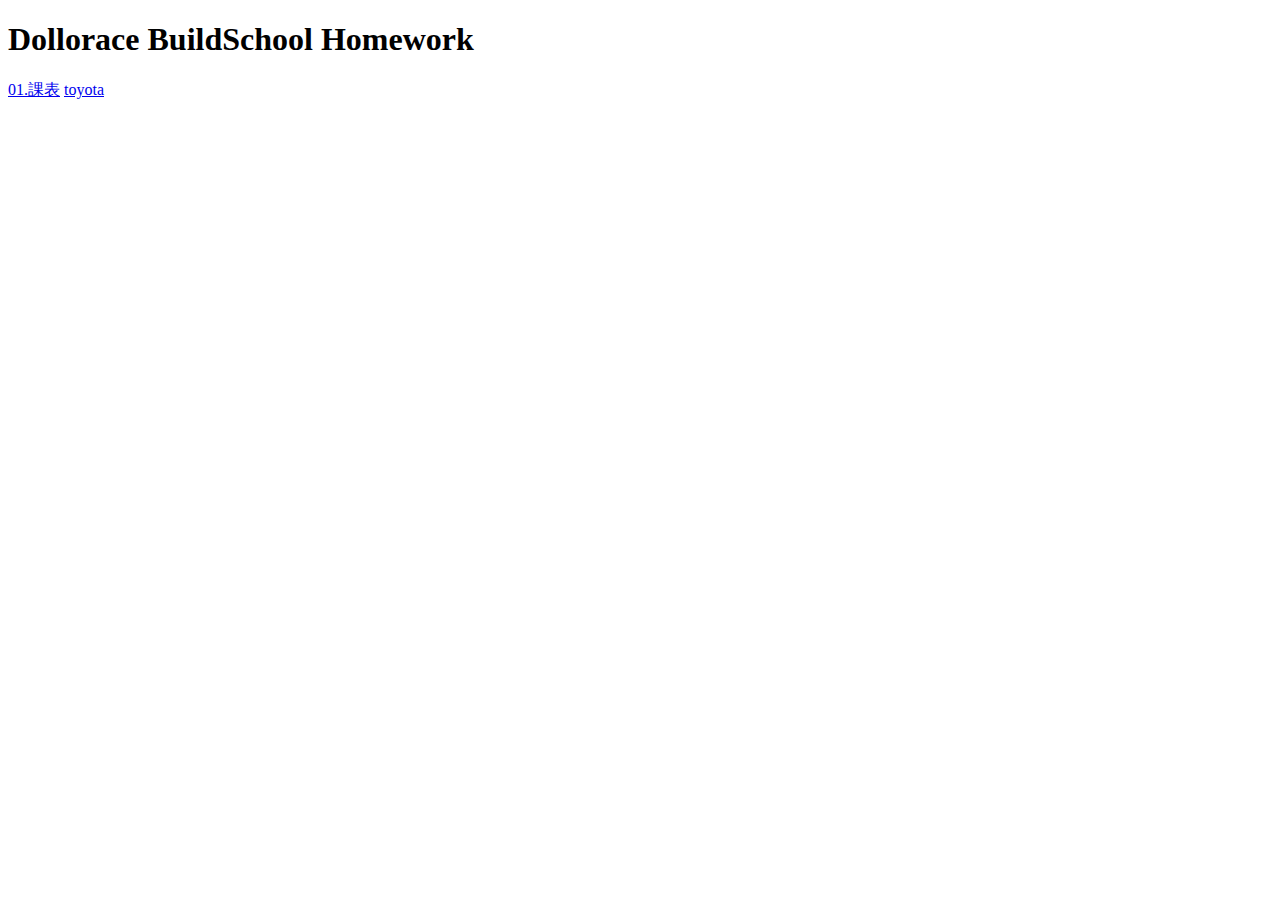
<file: index.html>
<!DOCTYPE html>
<html lang="en">
<head>
    <meta charset="UTF-8">
    <meta http-equiv="X-UA-Compatible" content="IE=edge">
    <meta name="viewport" content="width=device-width, initial-scale=1.0">
    <title>Document</title>
</head>
<body>
    <h1>Dollorace BuildSchool Homework</h1>
    <a href="/classtable.html">01.課表</a>
    <a href="/toyota/toyota.html">toyota</a>
</body>
</html>
</file>
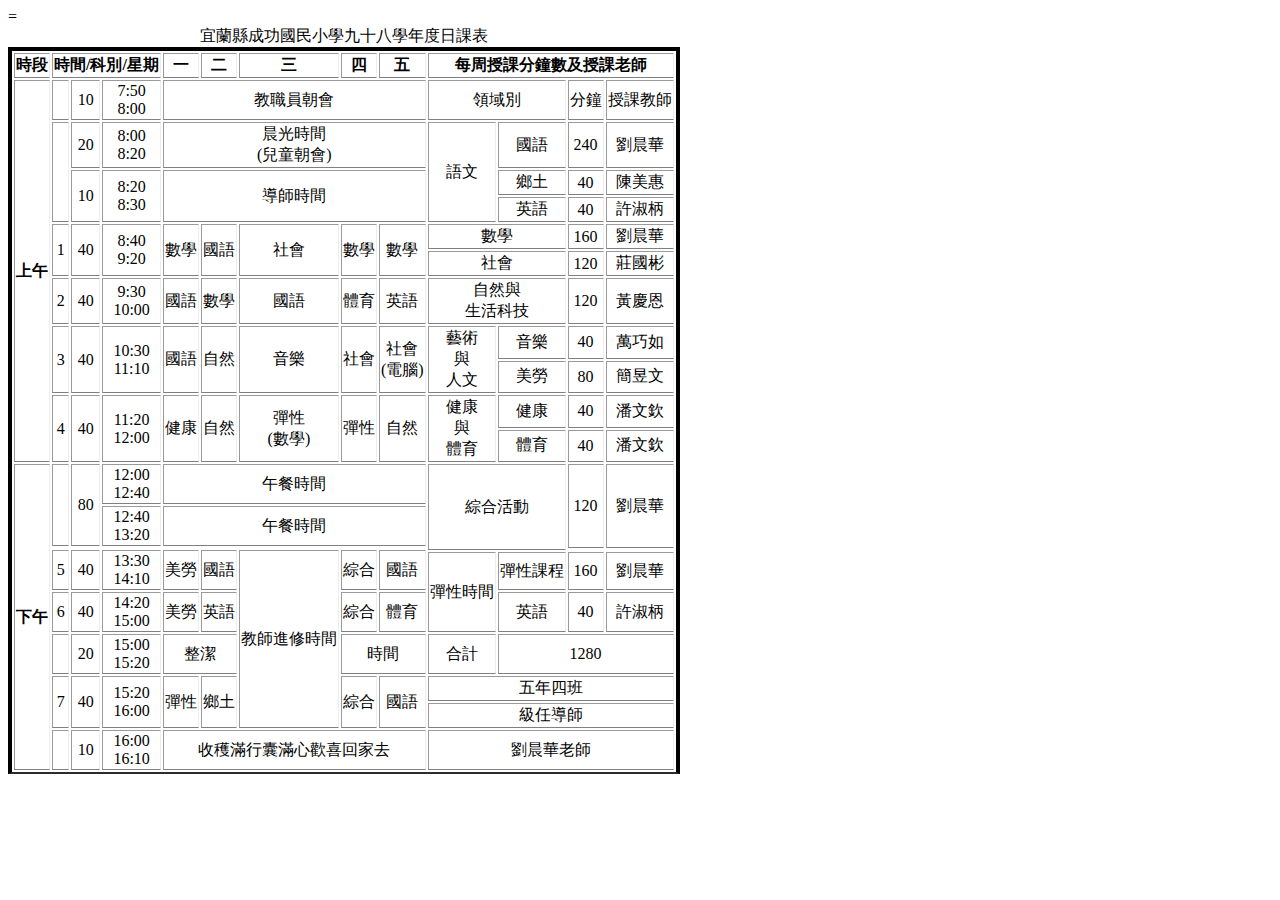
<file: classtable.html>
<!DOCTYPE html>
<html lang="en">
<head>
    <meta charset="UTF-8">
    <meta http-equiv="X-UA-Compatible" content="IE=edge">
    <meta name="viewport" content="width=device-width, initial-scale=1.0">
    <title>Document</title>
</head>
<body>
    <table   border="2"  style="text-align: center; border-top: 4px solid; border-left: 4px solid; border-right: 4px solid;">
        <caption>宜蘭縣成功國民小學九十八學年度日課表</caption>
        <thead>
           <tr>
               <th >時段</th>
               <th colspan="3">時間/科別/星期</th>=
               <th>一</th>
               <th>二</th>
               <th>三</th>
               <th>四</th>
               <th>五</th>
               <th colspan="4">每周授課分鐘數及授課老師</th>
           </tr>
        </thead>
        <tbody>
            <tr>
                <th rowspan="11">上午</th>
                <td></td>
                <td>10</td>
                <td>7:50 <br> 8:00</td>
                <td colspan="5">教職員朝會</td>
                <td colspan="2">領域別</td>
                <td>分鐘</td>
                <td>授課教師</td>
            </tr>
            <tr>
                <td rowspan="3"></td>
                <td>20</td>
                <td>8:00 <br> 8:20</td>
                <td colspan="5">晨光時間 <br> (兒童朝會)</td>
                <td rowspan="3">語文</td>
                <td>國語</td>
                <td>240</td>
                <td>劉晨華</td>
            </tr>
            <tr>
                <td rowspan="2">10</td>
                <td rowspan="2">8:20 <br> 8:30</td>
                <td rowspan="2" colspan="5">導師時間</td>
                <td>鄉土</td>
                <td>40</td>
                <td>陳美惠</td>
            </tr>
            <tr>
                <td>英語</td>
                <td>40</td>
                <td>許淑柄</td>
            </tr>
            <tr>
                <td rowspan="2">1</td>
                <td rowspan="2">40</td>
                <td rowspan="2">8:40 <br> 9:20</td>
                <td rowspan="2">數學</td>
                <td rowspan="2">國語</td>
                <td rowspan="2">社會</td>
                <td rowspan="2">數學</td>
                <td rowspan="2">數學</td>
                <td colspan="2">數學</td>
                <td>160</td>
                <td>劉晨華</td>
            </tr>
            <tr>
                <td colspan="2">社會</td>
                <td>120</td>
                <td>莊國彬</td>
            </tr>
            <tr>
                <td>2</td>
                <td>40</td>
                <td>9:30 <br> 10:00</td>
                <td>國語</td>
                <td>數學</td>
                <td>國語</td>
                <td>體育</td>
                <td>英語</td>
                <td colspan="2">自然與 <br> 生活科技</td>
                <td>120</td>
                <td>黃慶恩</td>
            </tr>
            <tr>
                <td rowspan="2">3</td>
                <td rowspan="2">40</td>
                <td rowspan="2">10:30 <br>11:10</td>
                <td rowspan="2">國語</td>
                <td rowspan="2">自然</td>
                <td rowspan="2">音樂</td>
                <td rowspan="2">社會</td>
                <td rowspan="2">社會<br>(電腦)</td>
                <td rowspan="2">藝術 <br> 與 <br> 人文</td>
                <td>音樂</td>
                <td>40</td>
                <td>萬巧如</td>
            </tr>
            <tr>
                <td>美勞</td>
                <td>80</td>
                <td>簡昱文</td>
            </tr>
            <tr>
                <td rowspan="2">4</td>
                <td rowspan="2">40</td>
                <td rowspan="2">11:20 <br>12:00</td>
                <td rowspan="2">健康</td>
                <td rowspan="2">自然</td>
                <td rowspan="2">彈性 <br>(數學)</td>
                <td rowspan="2">彈性</td>
                <td rowspan="2">自然</td>
                <td rowspan="2">健康 <br> 與 <br> 體育</td>
                <td>健康</td>
                <td>40</td>
                <td>潘文欽</td>
            </tr>
            <tr>
                <td>體育</td>
                <td>40</td>
                <td>潘文欽</td>
            </tr>
        </tbody>
        <tfoot>
            <tr>
                <th rowspan="10">下午</th>
                <td rowspan="2"></td>
                <td rowspan="2">80</td>
                <td>12:00 <br> 12:40</td>
                <td colspan="5">午餐時間</td>
                <td rowspan="4" colspan="2">綜合活動</td>
                <td rowspan="3">120</td>
                <td rowspan="3">劉晨華</td>
            </tr>
            <tr>
                <td>12:40 <br> 13:20</td>
                <td colspan="5">午餐時間</td>
            </tr>
            <tr></tr>
            <tr>
                <td rowspan="2">5</td>
                <td rowspan="2">40</td>
                <td rowspan="2">13:30 <br> 14:10</td>
                <td rowspan="2">美勞</td>
                <td rowspan="2">國語</td>
                <td rowspan="6">教師進修時間</td>
                <td rowspan="2">綜合</td>
                <td rowspan="2">國語</td>
            </tr>
            <tr>
                <td rowspan="2">彈性時間</td>
                <td>彈性課程</td>
                <td>160</td>
                <td>劉晨華</td>
            </tr>
            <tr>
                <td>6</td>
                <td>40</td>
                <td>14:20 <br> 15:00</td>
                <td>美勞</td>
                <td>英語</td>
                <td>綜合</td>
                <td>體育</td>
                <td>英語</td>
                <td>40</td>
                <td>許淑柄</td>
            </tr>
           
            <tr>
                <td></td>
                <td>20</td>
                <td>15:00 <br> 15:20</td>
                <td colspan="2">整潔</td>
                <td colspan="2">時間</td>
                <td>合計</td>
                <td colspan="3">1280</td>
            </tr>
            <tr>
                <td rowspan="2">7</td>
                <td rowspan="2">40</td>
                <td rowspan="2">15:20 <br> 16:00</td>
                <td rowspan="2">彈性</td>
                <td rowspan="2">鄉土</td>
                <td rowspan="2">綜合</td>
                <td rowspan="2">國語</td>
                <td colspan="4">五年四班</td>
            </tr>
            <tr>
                <td colspan="4">級任導師</td>
            </tr>
            <tr>
                <td></td>
                <td>10</td>
                <td>16:00 <br> 16:10</td>
                <td colspan="5">收穫滿行囊滿心歡喜回家去</td>
                <td colspan="4">劉晨華老師</td>
            </tr>
        </tfoot>
    
    </table>
   
</body>
</html>
</file>
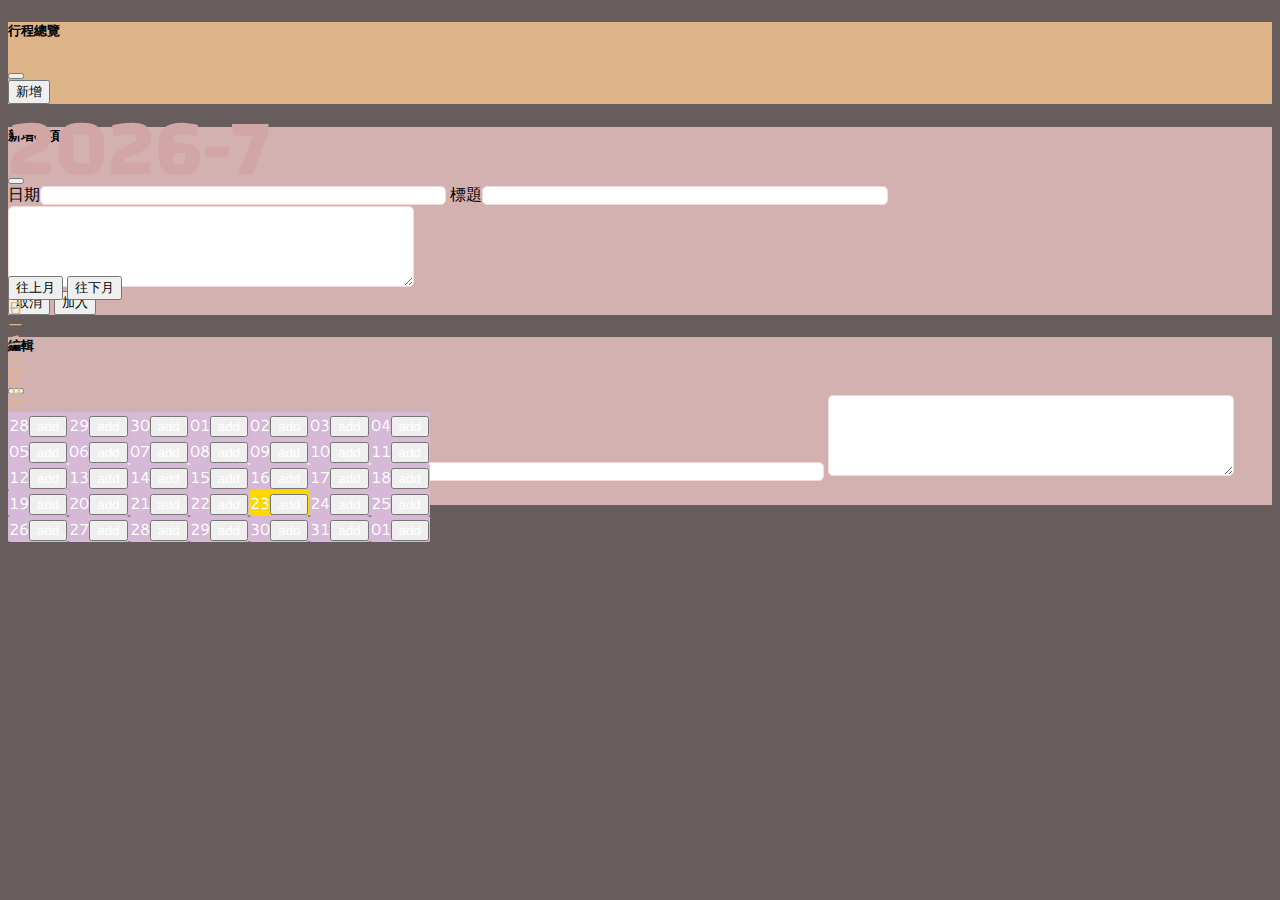
<file: Date.html>
<!DOCTYPE html>
<html lang="en">

<head>
    <meta charset="UTF-8">
    <meta http-equiv="X-UA-Compatible" content="IE=edge">
    <meta name="viewport" content="width=device-width, initial-scale=1.0">
    <title>Date</title>

    
    <link href="https://fonts.googleapis.com/css2?family=Cantarell&family=Changa:wght@200&family=Island+Moments&family=Permanent+Marker&family=ZCOOL+KuaiLe&display=swap" rel="stylesheet">
    <link href="https://cdn.jsdelivr.net/npm/bootstrap@5.1.3/dist/css/bootstrap.min.css" rel="stylesheet"
        integrity="sha384-1BmE4kWBq78iYhFldvKuhfTAU6auU8tT94WrHftjDbrCEXSU1oBoqyl2QvZ6jIW3" crossorigin="anonymous">
    <link rel="stylesheet" href="https://use.fontawesome.com/releases/v5.15.4/css/all.css"
        integrity="sha384-DyZ88mC6Up2uqS4h/KRgHuoeGwBcD4Ng9SiP4dIRy0EXTlnuz47vAwmeGwVChigm" crossorigin="anonymous">
    
    <style>
        body{
            background-color: #675d5d;
        }

        .container {
            max-width: 1200px;
        }

        .date-col {
            position: absolute;
        }

        h1{
            font-family: 'Changa', sans-serif;
            font-size: 80px;
            color: #d3a6a6;
        }

        .week{
            font-family: 'ZCOOL KuaiLe', cursive;
            color: rgb(220, 180, 135);
        }
        
        .td {
            border-radius: 5%;
            background-color: #d6b8d7;
            color: rgb(255, 255, 255);
            font-family: 'Cantarell', sans-serif;
        }

        .overview-modal-content{
            background-color:  rgb(220, 180, 135);

        }

        
        li {
            color: #463f3a;
            font-weight: 700;
            cursor: pointer;
        }

        .add-modal-content{
            background-color: #d4b1b1;
        }


        
        input,
        textarea {
            width: 400px;
            border-radius: 5px;
            resize: vertical;
            border: solid 1px rgb(244, 218, 218);
        }

        
        i::before {
            color: #463f3a;
        }


        .edit-modal-content{
            background-color: #d4b1b1;
        }


        #itembtn {
            color: #ffffff;
            font-weight: 500;
        }

    </style>
</head>

<body>
    <div class="container">
        <div class="row position-relative">
            <div class="col date-col">
                <div class="row">
                    <div class="col-12">
                        <h1 class="title fw-bold text-center">year-month</h1>
                    </div>
                </div>
                <div class="row me-5">
                    <div class="col-12 d-flex justify-content-end">
                        <button type="button" class="mx-1 btn-sm btn-secondary" onclick="lastMonth()">往上月</button>
                        <button type="button" class="mx-1 btn-sm btn-secondary" onclick="nextMonth()">往下月</button>
                    </div>
                </div>
                <div class="row">
                    <div class="col-12">
                        <div class="row">
                            <div class="col-12 d-flex justify-content-around">
                                <div class="week fw-bold fs-2 text-center">日</div>
                                <div class="week fw-bold fs-2 text-center">一</div>
                                <div class="week fw-bold fs-2 text-center">二</div>
                                <div class="week fw-bold fs-2 text-center">三</div>
                                <div class="week fw-bold fs-2 text-center">四</div>
                                <div class="week fw-bold fs-2 text-center">五</div>
                                <div class="week fw-bold fs-2 text-center">六</div>
                            </div>
                        </div>
                        <div class="row tbody-row">
                            <!-- 動態生成tbody內物件 -->
                            <!-- <div class="col-12 tr d-flex justify-content-evenly weektr">
                                <div class="td fs-5 ">01</div>
                                <div class="td fs-5 ">02</div>
                                <div class="td fs-5 ">03</div>
                                <div class="td fs-5 ">04</div>
                                <div class="td fs-5 ">05</div>
                                <div class="td fs-5 ">06</div>
                                <div class="td fs-5 ">07</div>
                            </div>
                            <div class="col-12 tr d-flex
                            justify-content-evenly">
                                <div class="td fs-5 ">11</div>
                                <div class="td fs-5 ">21</div>
                                <div class="td fs-5 ">31</div>
                                <div class="td fs-5 ">41</div>
                                <div class="td fs-5 ">51</div>
                                <div class="td fs-5 ">61</div>
                                <div class="td fs-5 ">71</div>
                            </div> -->
                        </div>
                    </div>
                </div>
            </div>
        </div>
    </div>

     <!-- Modal -->
     <div id="overview-modal" class="modal fade" tabindex="-1">
        <div class="modal-dialog modal-dialog-centered ">
            <div class="modal-content overview-modal-content">
                <div class="modal-header">
                    <p id="overviewdate" class="mt-3"></p>
                    <h5 class="modal-title">行程總覽</h5>
                    <button type="button" class="btn-close" data-bs-dismiss="modal" aria-label="Close"></button>
                </div>
                <div class="modal-body overviewdiv">
                    <!-- <div class="overviewdiv"></div> -->
                </div>
                <div class="modal-footer">
                    <button type="button" class="btn overviewbtn">新增<i class="ms-1 fas fa-plus"></i></button>
                </div>
            </div>
        </div>
    </div>

    <!-- 新增Modal -->
    <div id="add-modal" class="modal fade" tabindex="-1">
        <div class="modal-dialog modal-dialog-centered">
            <div class="modal-content add-modal-content">
                <div class="modal-header">
                    <h5 class="modal-title">新增事項</h5>
                    <button type="button" class="btn-close" data-bs-dismiss="modal" aria-label="Close"></button>
                </div>
                <div class="modal-body d-flex flex-column align-items-center">
                    日期<input id="add-date" type="text" class="mb-2">
                    標題<input id="add-title" type="text" class="mb-2">
                    <textarea name="add" id="add-txt" cols="40" rows="5"></textarea>
                </div>
                <div class="modal-footer justify-content-around">
                    <button type="button" class="btn" data-bs-dismiss="modal">取消<i class="ms-1 fas fa-times"></i></button>
                    <button type="button" class="btn" onclick="addTodoItem()">加入<i class="ms-1 fas fa-check"></i></button>
                </div>
            </div>
        </div>
    </div>
    <!-- 編輯Modal -->
    <div id="edit-modal" class="modal fade" tabindex="-1">
        <div class="modal-dialog modal-dialog-centered">
            <div class="modal-content edit-modal-content">
                <div class="modal-header">
                    <h5 class="modal-title">編輯</h5>
                    <button type="button" class="btn-close" data-bs-dismiss="modal" aria-label="Close"></button>
                </div>
                <div class="modal-body d-flex flex-column align-items-center">
                    <input id="edit-date" type="text"  class="mb-2">
                    <input id="edit-title" type="text"  class="mb-2">
                    <textarea name="edit" id="edit-txt" cols="40" rows="5"></textarea>
                </div>
                <div class="modal-footer justify-content-around">
                    <button type="button" class="btn" data-bs-dismiss="modal" onclick="deleteTodoItem()">
                        刪除
                        <i class="fas fa-trash-alt"></i>
                    </button>

                    <button type="button" class="btn" onclick="editTodoItem()">
                        確定<i class="fas fa-check"></i>
                    </button>
                </div>
            </div>
        </div>
    </div>
   



    <script src="https://cdn.jsdelivr.net/npm/@popperjs/core@2.10.2/dist/umd/popper.min.js"
        integrity="sha384-7+zCNj/IqJ95wo16oMtfsKbZ9ccEh31eOz1HGyDuCQ6wgnyJNSYdrPa03rtR1zdB"
        crossorigin="anonymous"></script>
    <script src="https://cdn.jsdelivr.net/npm/bootstrap@5.1.3/dist/js/bootstrap.min.js"
        integrity="sha384-QJHtvGhmr9XOIpI6YVutG+2QOK9T+ZnN4kzFN1RtK3zEFEIsxhlmWl5/YESvpZ13"
        crossorigin="anonymous"></script>
    <script>

        //點開畫面顯示今天
        const today = new Date()
        //today的年月日
        let year = today.getFullYear()
        let month = today.getMonth()
        let date = today.getDate()

        //抓編輯事件的索引
        let currentTodoIndex

        
        const tbody = document.querySelector('.tbody-row')
        const title = document.querySelector('h1')
        const arrowBtn = document.getElementById('')

        const addModal = document.getElementById('add-modal')
        const addDate = document.getElementById('add-date')
        const addTitle = document.getElementById('add-title')
        const addTxt = document.getElementById('add-txt')

        const editModal = document.getElementById('edit-modal')
        const editDate = document.getElementById('edit-date')
        const editTitle = document.getElementById('edit-title')
        const editTxt = document.getElementById('edit-txt')

        //總覽的modal
        const overviewModal = document.getElementById('overview-modal')
        const overviewDiv = document.querySelector('.overviewdiv')
        const overviewBtn = document.querySelector('.overviewbtn')
        const overviewDate = document.getElementById('overviewdate')
        overviewDate.classList.add('me-2')

        
        window.onload = function () {
            init()
        }
        
        function init() {
            tbody.innerHTML = ''
            title.innerText = `${year}-${month + 1}`
            
            let day = 1
            //tr星期，td日期

            //1號是禮拜幾
            let firstDay = new Date(year, month, 1).getDay()

            //這個月有幾天=下個月的第0天
            let lastDay = new Date(year, month + 1, 0).getDate()

            //上個月最後一天
            let dayOfLastMonth = new Date(year, month, 0).getDate()

            //下月第一天
            let dayOfNextMonth = 1

            let weeks = Math.ceil((firstDay + lastDay) / 7)
            //console.log(weeks);
            for (let week = 0; week < weeks; week++) {

                //生成tr
                let tr = document.createElement('tr')
                tr.classList.add('col-12', 'tr', 'd-flex', 'justify-content-evenly')
                for (let col = 0; col < 7; col++) {
                    let td = document.createElement('td')
                    let itemButton = document.createElement('button')
                    itemButton.innerText = 'add'
                    itemButton.classList.add('class', 'btn')
                    itemButton.setAttribute('id', 'itembtn')
                    td.classList.add('td', 'fs-4', 'inline-block','m-2','p-3','py-5')

                    if (week == 0 && col < firstDay) {
                        //上個月
                        td.innerText = (dayOfLastMonth - firstDay + 1).toString().padStart(2, '0')
                        dayOfLastMonth++
                        td.classList.add('opacity-25')
                        td.append(itemButton)
                    }
                    else {
                        if (day <= lastDay) {
                            //這個月
                            let testDay = day.toString().padStart(2, '0');
                            td.innerText = day.toString().padStart(2, '0');
                            const localData = JSON.parse(localStorage.getItem(`${year}-${month + 1}-${td.childNodes[0].data}`));

                            if(day == today.getDate() && month == today.getMonth() && year == today.getFullYear()){
                                td.setAttribute('style','background-color: gold;')                                
                            }
                            
                            if(localData && localData.length > 0){
                                td.setAttribute('style','background-color: hotpink;')
                                itemButton.innerText = 'see'
                            }                                                       


                            //渲染畫面
                            //點itemButton時，裡面沒有東西也可以點進去
                            itemButton.onclick = function () {

                                //清空
                                overviewDiv.innerHTML = ''
                                bootstrap.Modal.getOrCreateInstance(overviewModal).show()

                                overviewDate.innerText = `${year}-${month + 1}-${td.childNodes[0].data}`
                                //overview modal
                                overviewDiv.onclick = function () {
                                    addTitle.value = ''
                                    addTxt.value = ''
                                    //產生
                                    bootstrap.Modal.getOrCreateInstance(addModal).show()
                                    addDate.value = overviewDate.innerText
                                    console.log(addDate.value);
                                    //隱藏
                                    bootstrap.Modal.getOrCreateInstance(overviewModal).hide()
                                }
                                

                                overviewBtn.onclick = function () {
                                    //新增
                                    addTitle.value = ''
                                    addTxt.value = ''
                                    bootstrap.Modal.getOrCreateInstance(addModal).show()
                                    addDate.value = overviewDate.innerText
                                    bootstrap.Modal.getOrCreateInstance(overviewModal).hide()
                                }

                                //如果是空的就新增事項
                                if (localStorage.getItem(`${year}-${month + 1}-${td.childNodes[0].data}`) != null) {
                                    
                                    let ul = document.createElement('ul')
                                    //localStorage找日期
                                    //td.childNodes[0].data   ((((is日期
                                    let todoList = JSON.parse(localStorage.getItem(`${year}-${month + 1}-${td.childNodes[0].data}`))
                                    //所有代辦事項迭代
                                    todoList.forEach((item, index) => {
                                        let li = document.createElement('li')
                                        li.innerText = `${index + 1}. ${item.title}`
                                                                                
                                        //點li進去編輯
                                        li.onclick = function (event) {
                                            bootstrap.Modal.getOrCreateInstance(overviewModal).hide()
                                            bootstrap.Modal.getOrCreateInstance(editModal).show()

                                            currentTodoIndex = index
                                            editDate.value = `${year}-${month + 1}-${td.childNodes[0].data}`
                                            // console.log(td.childNodes);
                                            editTitle.value = item.title
                                            editTxt.value = item.txt
                                            //避免冒泡
                                            event.stopPropagation()
                                        }
                                        ul.append(li)
                                    })
                                    overviewDiv.append(ul)
                                }
                                //事項空的時候也可以新增，要可以按
                                else {
                                    overviewDiv.onclick = function () {
                                        bootstrap.Modal.getOrCreateInstance(addModal).show()
                                        addDate.value = overviewDate.innerText
                                        bootstrap.Modal.getOrCreateInstance(overviewModal).hide()
                                    }
                                    overviewBtn.onclick = function () {
                                        bootstrap.Modal.getOrCreateInstance(addModal).show()
                                        addDate.value = overviewDate.innerText
                                        bootstrap.Modal.getOrCreateInstance(overviewModal).hide()
                                    }
                                }
                            }

                        } else {
                            //下個月
                            td.innerText = dayOfNextMonth.toString().padStart(2, '0')
                            dayOfNextMonth++
                            td.classList.add('opacity-25')
                        }
                        day++
                        td.append(itemButton)
                    }
                    tr.appendChild(td)
                }
                tbody.appendChild(tr)
            }
        }
        //上個月
        function lastMonth() {
            month--
            if (month == -1) {
                month = 11
                year--
            }
            init()

        }
        //下個月
        function nextMonth() {
            month++
            if (month == 12) {
                month = 0
                year++
            }
            init()
        }
        //新增
        function addTodoItem() {
            let date = addDate.value
            let todoItem = addTitle.value
            let todoTex = addTxt.value

            //資料結構
            let todoObj = {
                title: todoItem,
                txt: todoTex
            }
            let todoList = []
            if (localStorage.getItem(date) == null) {
                //那天沒行程，加行程
                todoList.push(todoObj)
            }
            else {
                //那天有行程
                //localstorage.getItem(date)得到資料轉成Json
                todoList = JSON.parse(localStorage.getItem(date))
                todoList.push(todoObj)
            }
            //存回localstorage
            localStorage.setItem(date, JSON.stringify(todoList))

            bootstrap.Modal.getOrCreateInstance(addModal).hide()
            init()
        }
        //修改行程
        function editTodoItem() {
            let date = editDate.value
            let todoItem = editTitle.value
            let todoTxt = editTxt.value
            let todoList = JSON.parse(localStorage.getItem(date))
            todoList[currentTodoIndex] = {
                title: todoItem,
                txt: todoTxt
            }
            localStorage.setItem(date, JSON.stringify(todoList))

            bootstrap.Modal.getOrCreateInstance(editModal).hide()
            init()
        }
        //刪除行程
        function deleteTodoItem() {
            let date = editDate.value
            let todoList = JSON.parse(localStorage.getItem(date))
            todoList.splice(currentTodoIndex, 1)

            localStorage.setItem(date, JSON.stringify(todoList))

            bootstrap.Modal.getOrCreateInstance(addModal).hide()
            init()
        }

    </script>

</body>

</html>
</file>
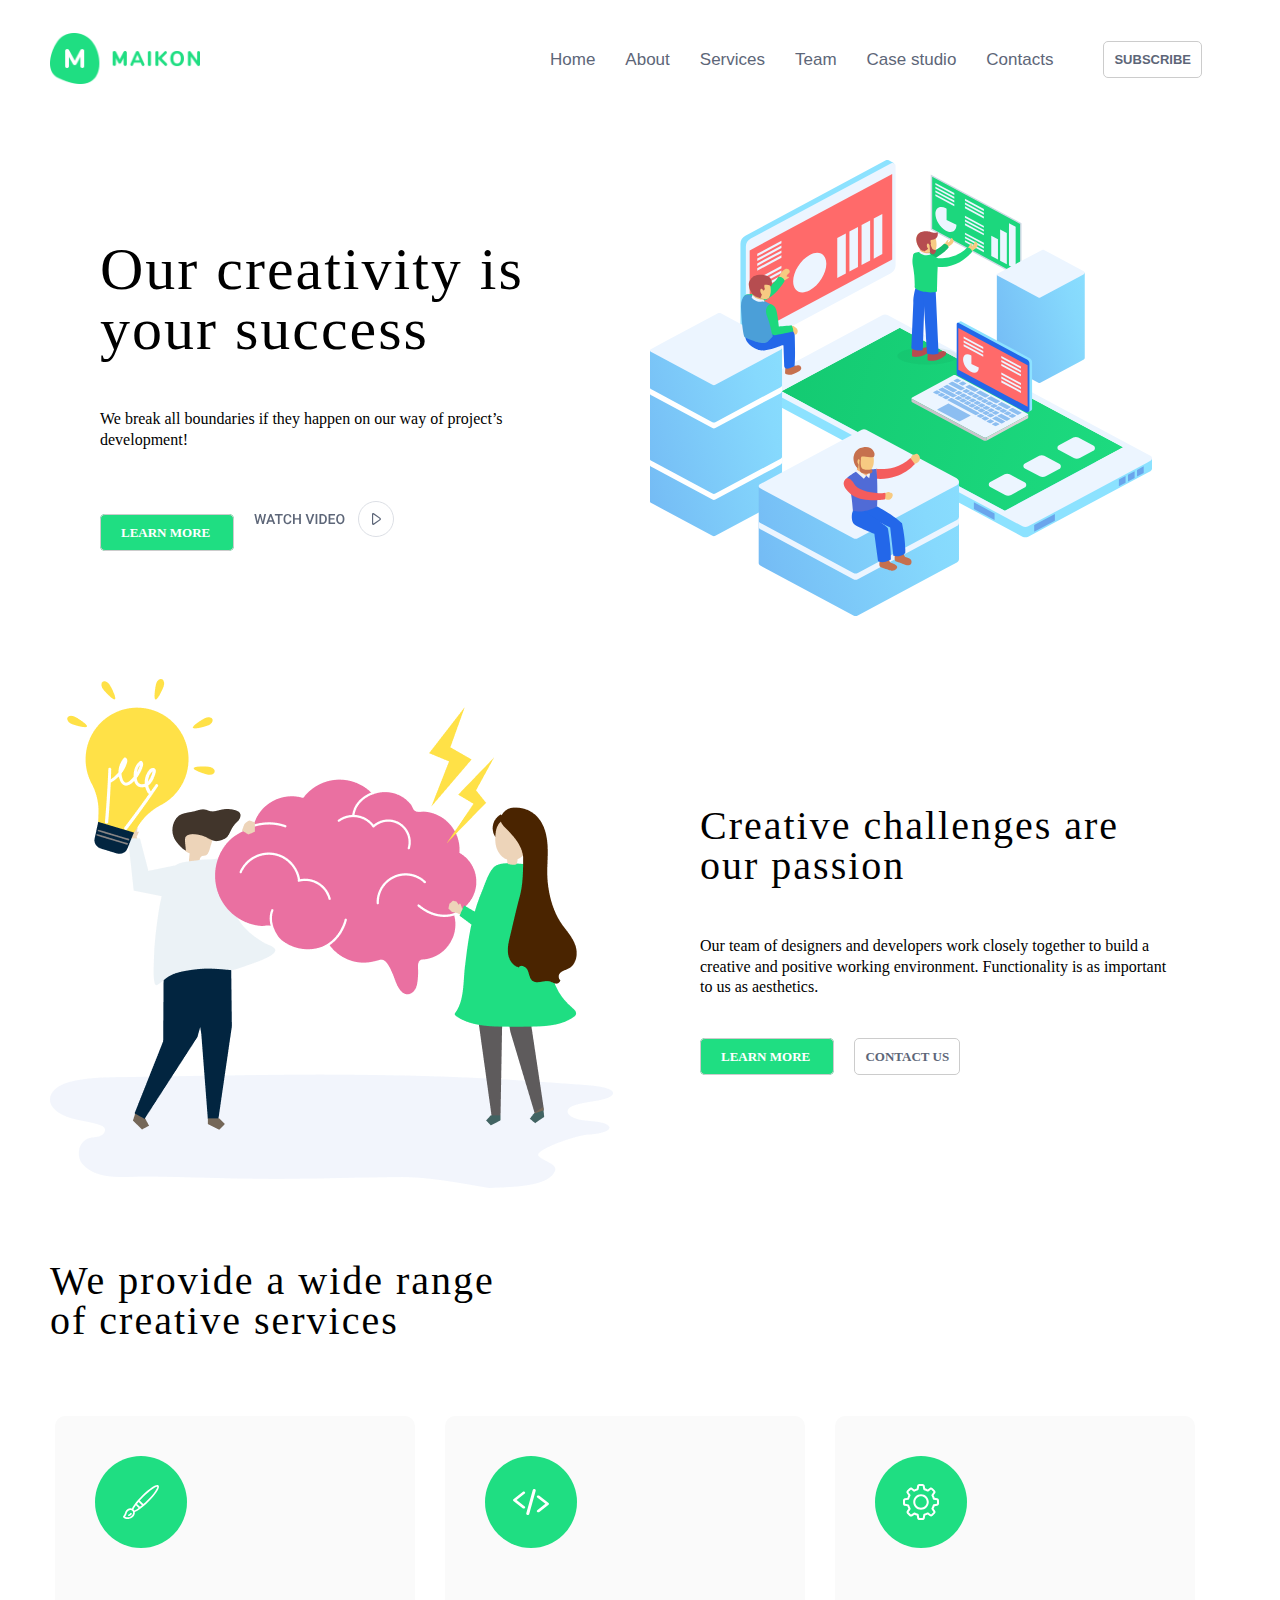
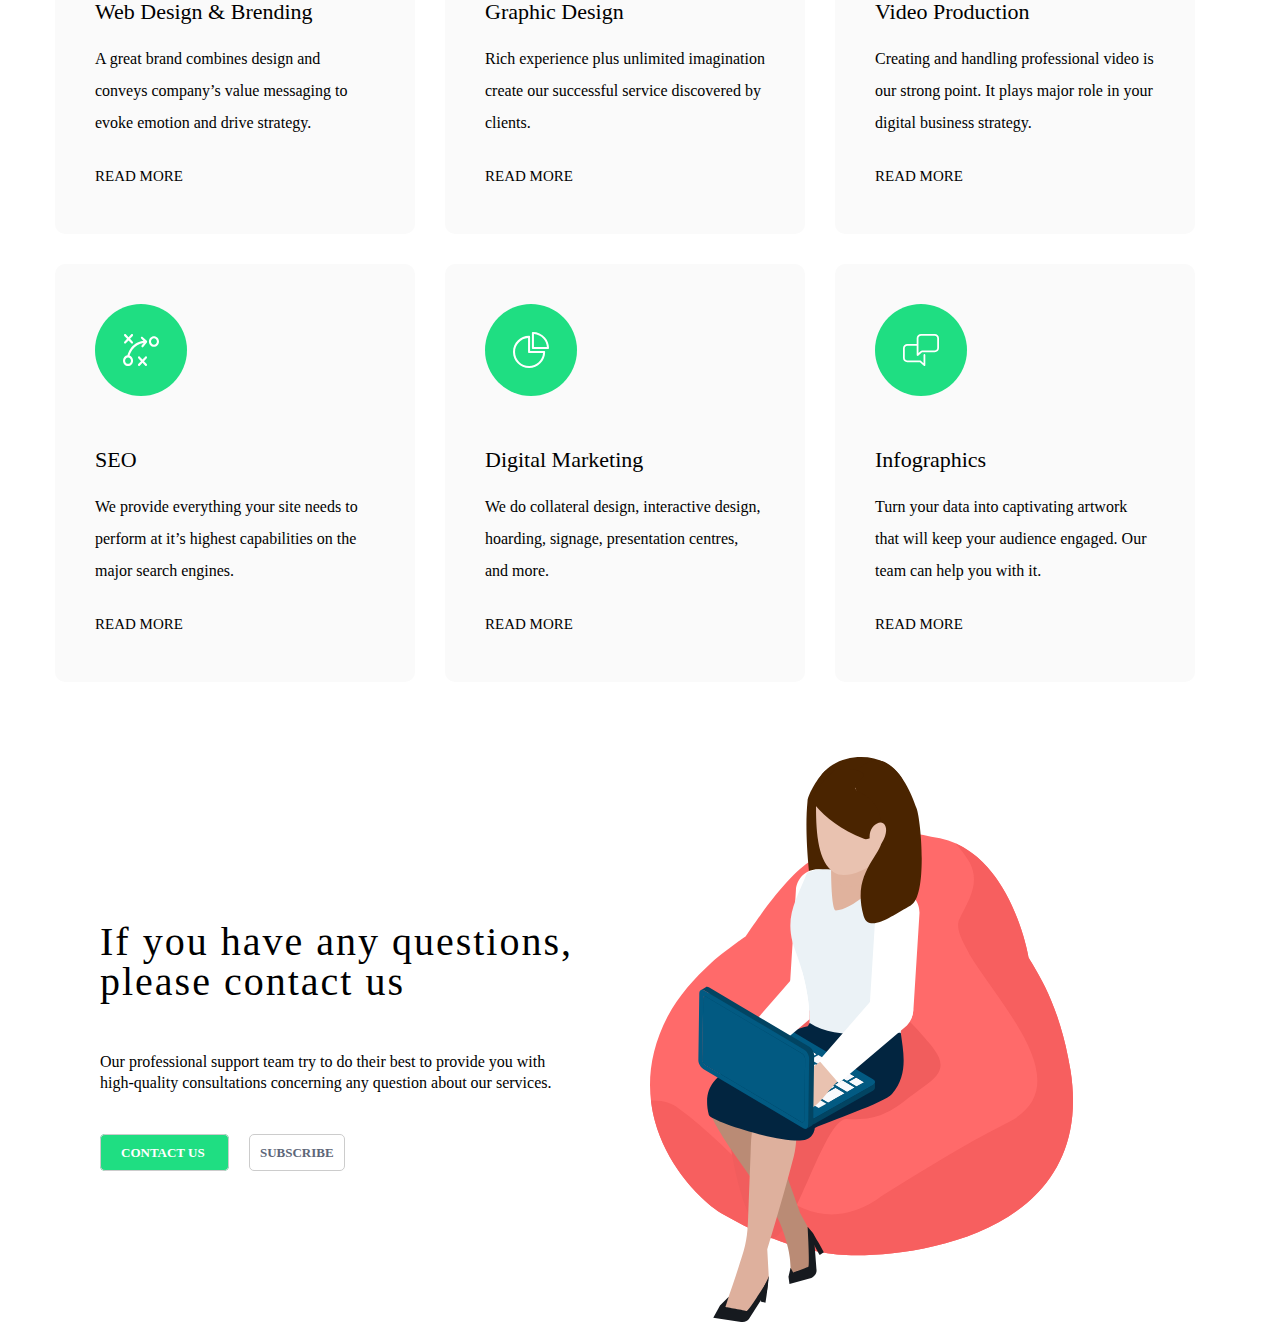
<file: Maikon/Maikon.html>
<!DOCTYPE html>
<html lang="en">
<head>
    <meta charset="UTF-8">
    <meta http-equiv="X-UA-Compatible" content="IE=edge">
    <meta name="viewport" content="width=device-width, initial-scale=1.0">
    <title>Document</title>
    <link rel="stylesheet" href="reset.css">
    <link rel="stylesheet" href="style.css">
    <link rel="stylesheet" href="grid.css">
</head>
<body>
    <header class="header">
        <div class="container">
            <div class="row row-cols-1 row-cols-md-2">
                <div class="col-5">
                    <div class="logo-pic">
                        <h1>
                            <a href="https://ld-wp73.template-help.com/monstroid2/skins/maikon/">
                                <img src="/Maikon/pic-maikon/logo-retina.png" alt="Maikon">
                            </a>
                        </h1>
                    </div>
                </div>
                <div class="col-6">
                    <nav class="nav">
                        <ul>
                            <li>
                                <a href="#">
                                    Home
                                </a>
                            </li>
                            <li>
                                <a href="#">
                                    About
                                </a>
                            </li>
                            <li>
                                <a href="#">
                                    Services
                                </a>
                            </li>
                            <li>
                                <a href="#">
                                    Team
                                </a>
                            </li>
                            <li>
                                <a href="#">
                                    Case studio
                                </a>
                            </li>
                            <li class="contacts">
                                <a href="#">
                                    Contacts
                                </a>
                            </li>
                        </ul>
                        <button id="btn">
                                SUBSCRIBE
                        </button>
                    </nav>
                </div>
            </div>
        </div>
    </header>
    <section class="about-us">
        <div class="container">
            <div class="row row-cols-1 row-cols-md-2">
                <div class="col-6">
                    <p class="title-large">
                        Our creativity is your success
                    </p>
                    <h3>
                        We break all boundaries if they happen on our way of project’s development!
                    </h3>
                    <div class="link">
                        <h4>
                            <a  class="light-btn" href="#">
                                LEARN MORE
                            </a>
                            <a class="img-btn" href="#">
                                <img src="/Maikon/pic-maikon/play-button.svg" alt="WATCH VIDEO">
                            </a>
                        </h4>
                    </div>
                </div>
                <div class="col-6">
                    <div class="pic">
                        <img src="/Maikon/pic-maikon/home-image-1.svg" alt="home-image-1">
                    </div>
                </div>
            </div>
            <div class="row row-cols-1 row-cols-md-2">
                <div class="col-6">
                    <div class="pic">
                        <img src="/Maikon/pic-maikon/home-image-2.png" alt="home-image-2">
                    </div>
                </div>
                <div class="col-6">
                    <p>
                        Creative challenges are our passion
                    </p>
                    <h3>
                        Our team of designers and developers work closely together to build a creative and positive working environment. Functionality is as important to us as aesthetics.
                    </h3>
                    <div class="link">
                        <h4>
                            <a class="light-btn" href="#">
                                LEARN MORE
                            </a>
                            <a id="btn" href="#">
                                CONTACT US
                            </a>
                        </h4>
                    </div>
                </div>
            </div>
            <p class="about-us-title">We provide a wide range of creative services</p>
            <div class="row row-cols-1 row-cols-md-3">
                <div class="col-4">
                    <div class="item">
                        <div class="item-icon">
                            <img src="/Maikon/pic-maikon/icon-1.svg" alt="">
                        </div>
                        <h2>
                            Web Design & Brending
                        </h2>
                        <h3>
                            A great brand combines design and conveys company’s value messaging to evoke emotion and drive strategy.
                        </h3>
                        <a class="item-a" href="#">
                            READ MORE
                        </a>
                    </div>
                </div>
                <div class="col-4">
                    <div class="item">
                        <div class="item-icon">
                            <img src="/Maikon/pic-maikon/icon-2.svg" alt="">
                        </div>
                        <h2>
                            Graphic Design
                        </h2>
                        <h3>
                            Rich experience plus unlimited imagination create our successful service discovered by clients.
                        </h3>
                        <a class="item-a" href="#">
                            READ MORE
                        </a>
                    </div>
                </div>
                <div class="col-4">
                    <div class="item">
                        <div class="item-icon">
                            <img src="/Maikon/pic-maikon/icon-3.svg" alt="">
                        </div>
                        <h2>
                            Video Production
                        </h2>
                        <h3>
                            Creating and handling professional video is our strong point. It plays major role in your digital business strategy.
                        </h3>
                        <a class="item-a" href="#">
                            READ MORE
                        </a>
                    </div>
                </div>
                <div class="col-4">
                    <div class="item">
                        <div class="item-icon">
                            <img src="/Maikon/pic-maikon/icon-4.svg" alt="">
                        </div>
                        <h2>
                            SEO
                        </h2>
                        <h3>
                            We provide everything your site needs to perform at it’s highest capabilities on the major search engines.
                        </h3>
                        <a class="item-a" href="#">
                            READ MORE
                        </a>
                    </div>
                </div>
                <div class="col-4">
                    <div class="item">
                        <div class="item-icon">
                            <img src="/Maikon/pic-maikon/icon-5.svg" alt="">
                        </div>
                        <h2>
                            Digital Marketing
                        </h2>
                        <h3>
                            We do collateral design, interactive design, hoarding, signage, presentation centres, and more.
                        </h3>
                        <a class="item-a" href="#">
                            READ MORE
                        </a>
                    </div>
                </div>
                <div class="col-4">
                    <div class="item">
                        <div class="item-icon">
                            <img src="/Maikon/pic-maikon/icon-6.svg" alt="">
                        </div>
                        <h2>
                            Infographics
                        </h2>
                        <h3>
                            Turn your data into captivating artwork that will keep your audience engaged. Our team can help you with it.
                        </h3>
                        <a class="item-a" href="#">
                            READ MORE
                        </a>
                    </div>
                </div>
                
            </div>
            <div class="row">
                <div class="col-6">
                    <p>
                        If you have any questions, please contact us
                    </p>
                    <h3>
                        Our professional support team try to do their best to provide you with high-quality consultations concerning any question about our services.
                    </h3>
                    <div class="link">
                        <h4>
                            <a  class="light-btn" href="#">
                                CONTACT US
                            </a>
                            <a id="btn" href="#">
                                SUBSCRIBE
                            </a>
                        </h4>
                    </div>
                </div>
                <div class="col-6">
                    <img src="/Maikon/pic-maikon/home-image-3.svg" alt="home-image-2">
                </div>
            </div>
        </div>
    </section>
</body>
</html>
</file>
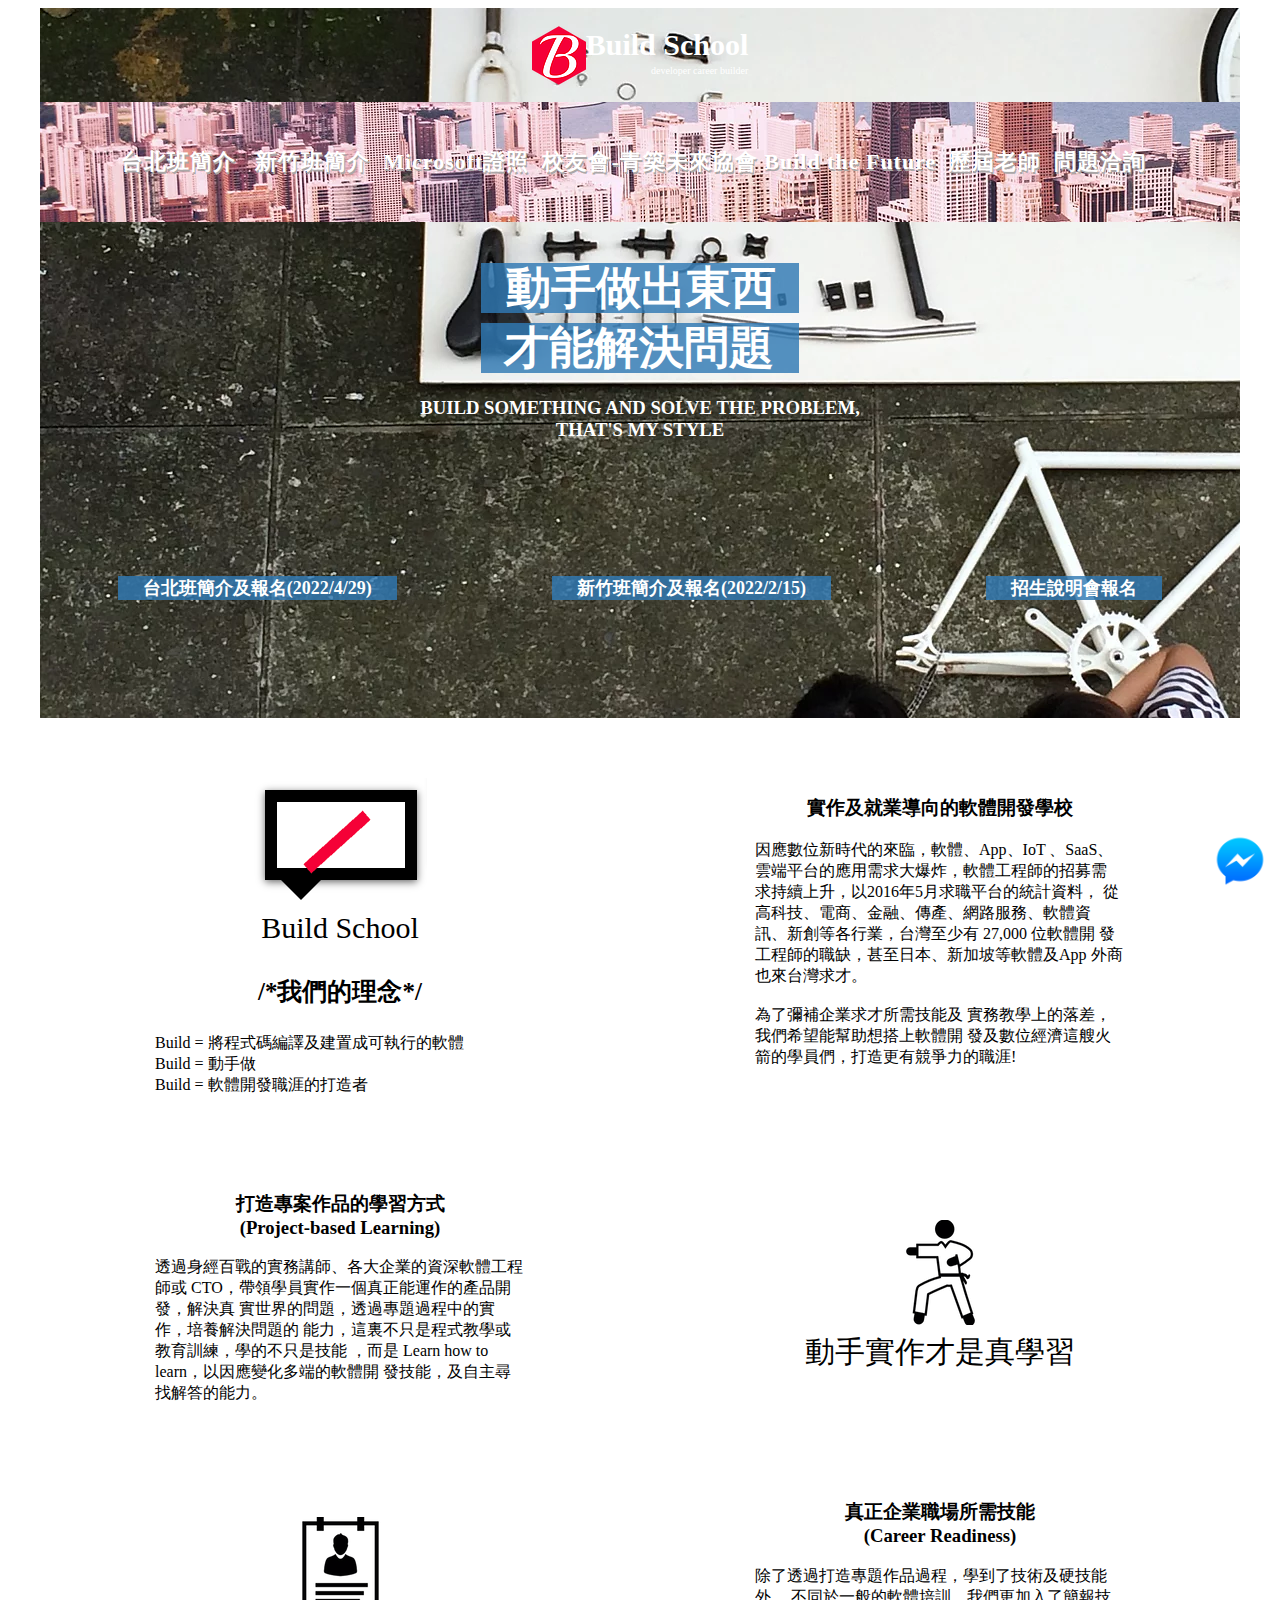
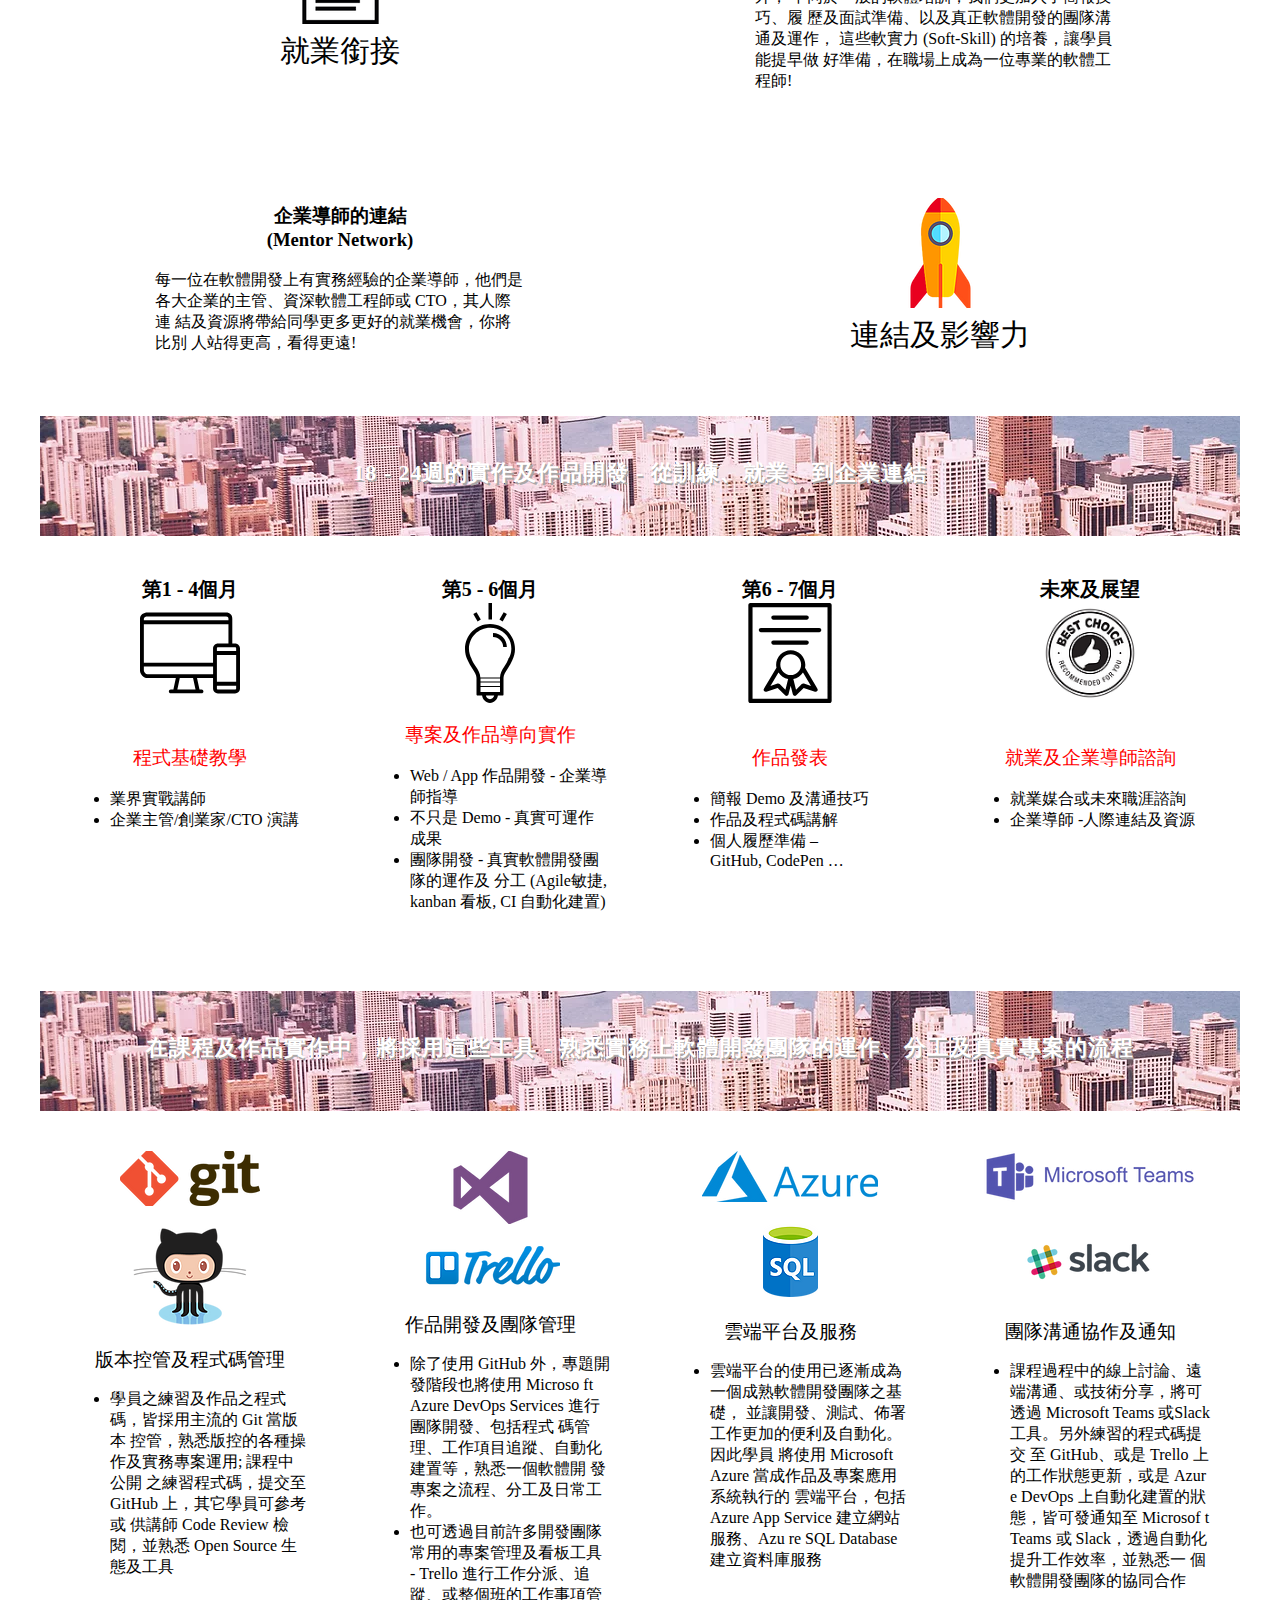
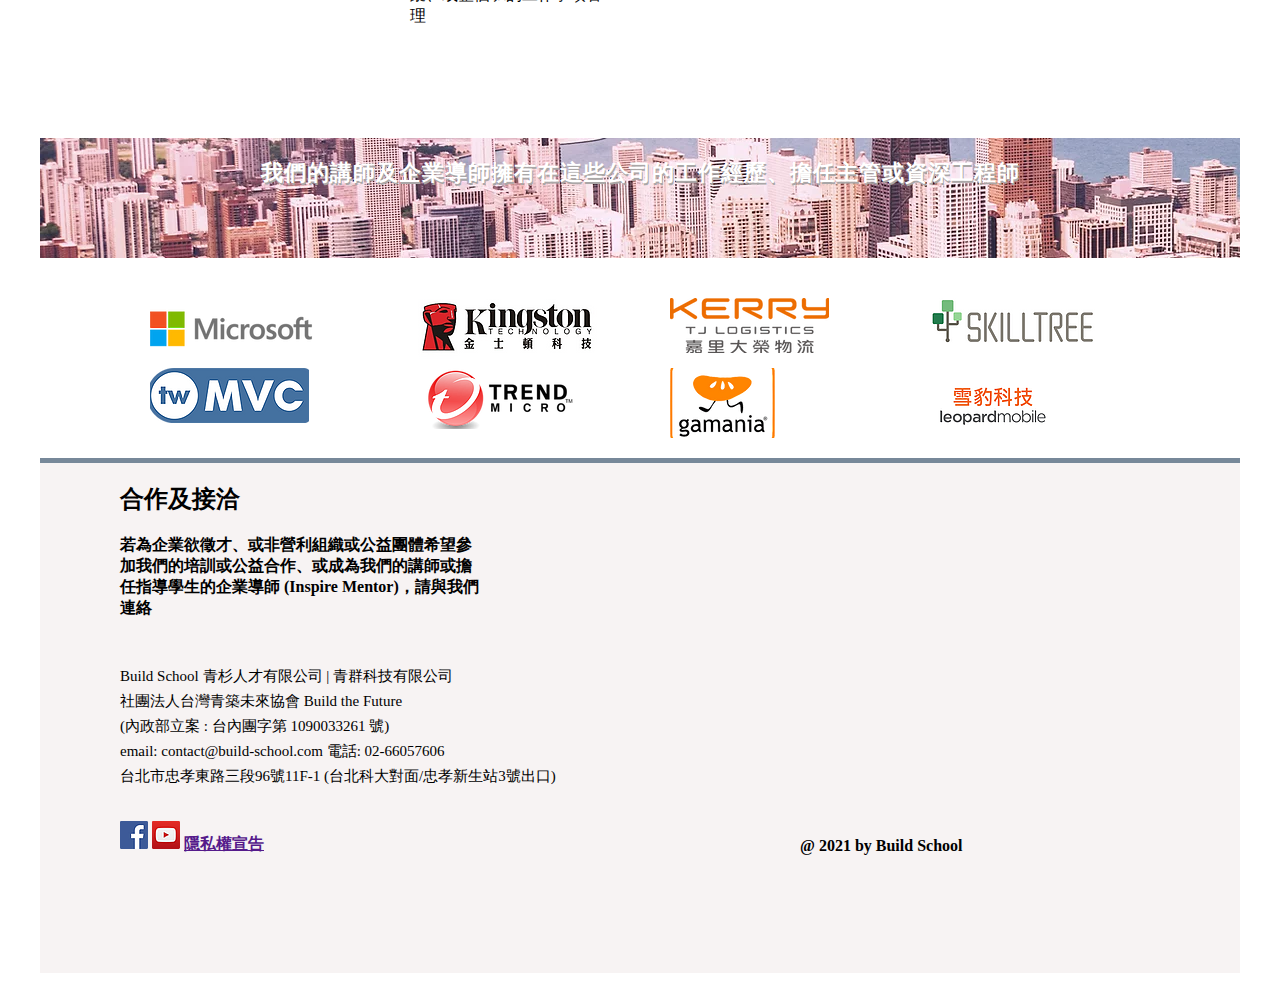
<file: 切版/切版.html>
<!DOCTYPE html>
<html lang="en">
<head>
    <meta charset="UTF-8">
    <meta http-equiv="X-UA-Compatible" content="IE=edge">
    <meta name="viewport" content="width=device-width, initial-scale=1.0">
    <title>Document</title>
    <link rel="stylesheet" href="style.css">
</head>
<body>
    <div class="messenger">
        <img src="assets/messenger31.png" alt="messenger">
    </div>
    <section class="home">
        <header class="display">
            <figure class="B-logo display">
                    <img src="assets/asset 0.webp" alt="B-logo">
                    <figcaption class="B-logo-name">
                        <h1 id="h1">Build School</h1>
                    <p>developer career builder</p>
                    </figcaption>
            </figure>
            <nav class="display space">
                <p>台北班簡介&nbsp&nbsp&nbsp</p>
                <p>新竹班簡介&nbsp&nbsp</p>
                <p>Microsoft證照&nbsp&nbsp</p>
                <p>校友會-青築未來協會 Build the Future&nbsp&nbsp</p>
                <p>歷屆老師&nbsp&nbsp</p>
                <p>問題洽詢&nbsp&nbsp</p>
            </nav>
        </header>
        <div class="box">
            <h class="bluebox">
            動手做出東西&nbsp&nbsp
            <br>
            &nbsp&nbsp才能解決問題<br>
            </h>
            <h3>
                BUILD SOMETHING AND SOLVE THE PROBLEM,
                <br> 
                THAT'S MY STYLE
            </h3>
        </div>
        <div class="flex" style="display: flex;justify-content:space-around">
            <p class="bluebox">台北班簡介及報名(2022/4/29)</p>
            <p class="bluebox">新竹班簡介及報名(2022/2/15)</p>
            <p class="bluebox">招生說明會報名</p>
        </div>
    </section>
    <section class="wrap">
        <div class="col">
            <p class="p">
                <img src="assets/eiei3.png">
            </br>
                    Build School
            </p>
            <p class="p2">
                /*我們的理念*/
            </p>
            <p>
                Build = 將程式碼編譯及建置成可執行的軟體
                </br>
                Build = 動手做
                </br>
                Build = 軟體開發職涯的打造者
            </p>
        </div>
        <div class="col">
            <h3 class="title">實作及就業導向的軟體開發學校</h3>
            <p>
                因應數位新時代的來臨，軟體、App、IoT 、SaaS、
                雲端平台的應用需求大爆炸，軟體工程師的招募需
                求持續上升，以2016年5月求職平台的統計資料，
                從高科技、電商、金融、傳產、網路服務、軟體資
                訊、新創等各行業，台灣至少有 27,000 位軟體開
                發工程師的職缺，甚至日本、新加坡等軟體及App
                外商也來台灣求才。
                </br>
                </br>
                為了彌補企業求才所需技能及
                實務教學上的落差，我們希望能幫助想搭上軟體開
                發及數位經濟這艘火箭的學員們，打造更有競爭力的職涯!
            </p>
        </div>
        <div class="col">
            <h3 class="title">
                打造專案作品的學習方式
            </br>
            (Project-based Learning)
            </h3>
            <p>
                透過身經百戰的實務講師、各大企業的資深軟體工程師或
                CTO，帶領學員實作一個真正能運作的產品開發，解決真
                實世界的問題，透過專題過程中的實作，培養解決問題的
                能力，這裏不只是程式教學或教育訓練，學的不只是技能
                ，而是 Learn how to learn，以因應變化多端的軟體開
                發技能，及自主尋找解答的能力。
            </p>
        </div>
        <div class="col">
            <p class="p">
                <img src="assets/asset 2.webp" alt="">
            </br>
            動手實作才是真學習
            </p>
        </div>
        <div class="col">
            <p class="p">
                <img src="assets/asset 3.webp" alt="">
            </br>
            就業銜接
            </p>
        </div>
        <div class="col">
            <h3 class="title">
                真正企業職場所需技能
            </br>
            (Career Readiness)
            </h3>
            <p>
                除了透過打造專題作品過程，學到了技術及硬技能外，
                不同於一般的軟體培訓，我們更加入了簡報技巧、履
                歷及面試準備、以及真正軟體開發的團隊溝通及運作，
                這些軟實力 (Soft-Skill) 的培養，讓學員能提早做
                好準備，在職場上成為一位專業的軟體工程師!
            </p>
        </div>
        <div class="col">
            <h3 class="title">
                企業導師的連結
            </br>
            (Mentor Network)
            </h3>
            <p>
                每一位在軟體開發上有實務經驗的企業導師，他們是
                各大企業的主管、資深軟體工程師或 CTO，其人際連
                結及資源將帶給同學更多更好的就業機會，你將比別
                人站得更高，看得更遠!
            </p>
        </div>
        <div class="col">
            <p class="p">
                <img src="assets/asset 4.webp" alt="">
            </br>
            連結及影響力
            </p>
        </div>
    </section>
    <section class="wrap">
        <nav>
            <p>
                18 - 24週的實作及作品開發 - 從訓練、就業、到企業連結
            <p>
        </nav>
        <div  id="basecol" class="col4">
            <b>
                第1 - 4個月
            </br>
                <img class="photo" src="assets/asset 29.svg" alt="">
            </b>
        </br>
            <p>
                程式基礎教學
            </p>
            <ul class="ul">
                <li>業界實戰講師</li>
                <li>企業主管/創業家/CTO 演講</li>
            </ul>
        </div>
        <div id="basecol" class="col4">
            <b>
                第5 - 6個月
            </br>
                <img class="photo" src="assets/asset 31.svg" alt="">
            </b>
            <p>
                專案及作品導向實作
            </p>
            <ul class="ul">
                <li>Web / App 作品開發 - 企業導師指導</li>
                <li>不只是 Demo - 真實可運作成果</li>
                <li>團隊開發 - 真實軟體開發團隊的運作及
                    分工 (Agile敏捷, kanban 看板, CI 自動化建置)</li>
            </ul>
        </div>
        <div id="basecol" class="col4">
            <b>
                第6 - 7個月
            </br>
                <img class="photo" src="assets/asset 32.svg" alt="">
            </b>
        </br>
            <p>
                作品發表
            </p>
            <ul class="ul">
                <li>簡報 Demo 及溝通技巧</li>
                <li>作品及程式碼講解</li>
                <li>個人履歷準備 –
                </br> 
                GitHub, CodePen …</li>
            </ul>
        </div>
        <div id="basecol" class="col4">
            <b>
                未來及展望
            </br>
                <img class="photo" src="assets/asset 6.webp" alt="">
            </b>
        </br>
            <p>
                就業及企業導師諮詢
            </p>
            <ul class="ul">
                <li>就業媒合或未來職涯諮詢</li>
                <li>企業導師 -人際連結及資源</li>
            </ul>
        </div>
    </section>
    <section class="wrap"> 
        <nav>
            <p>
                在課程及作品實作中，將採用這些工具
                 - 熟悉實務上軟體開發團隊的運作、分工及真實專案的流程
            <p>
        </nav>
        <div id="basecol" class="col5">
            <img class="photo2" src="assets/asset 8.webp" alt="">
        </br>
        </br>
            <img class="photo2" src="assets/asset 9.webp" alt="">
        </br>
        </br>
            <div class="name">
                版本控管及程式碼管理
            </div>
            <ul class="ul">
                <li>學員之練習及作品之程式碼，皆採用主流的 Git 當版本
                    控管，熟悉版控的各種操作及實務專案運用; 課程中公開
                    之練習程式碼，提交至 GitHub 上，其它學員可參考或
                    供講師 Code Review 檢閱，並熟悉 Open Source 生
                    態及工具
                </li>
            </ul>
        </div>
        <div id="basecol" class="col5">
            <img class="photo2" src="assets/asset 10.webp" alt="">
        </br>
        </br>
            <img class="photo2" src="assets/asset 11.webp" alt="">
        </br>
        </br>
            <div class="name">
                作品開發及團隊管理
            </div>
            <ul class="ul">
                <li>除了使用 GitHub 外，專題開發階段也將使用 Microso
                    ft Azure DevOps Services 進行團隊開發、包括程式
                    碼管理、工作項目追蹤、自動化建置等，熟悉一個軟體開
                    發專案之流程、分工及日常工作。
                </li>
                <li>
                    也可透過目前許多開發團隊常用的專案管理及看板工具 -
                     Trello 進行工作分派、追蹤、或整個班的工作事項管
                     理
                </li>
            </ul>
        </div>
        <div id="basecol" class="col5">
            <img class="photo2" src="assets/asset 12.webp" alt="">
        </br>
        </br>
            <img class="photo2" src="assets/asset 13.webp" alt="">
        </br>
        </br>
            <div class="name">
                雲端平台及服務
            </div>
            <ul class="ul">
                <li>雲端平台的使用已逐漸成為一個成熟軟體開發團隊之基礎，
                    並讓開發、測試、佈署工作更加的便利及自動化。因此學員
                    將使用 Microsoft Azure 當成作品及專案應用系統執行的
                    雲端平台，包括 Azure App Service 建立網站服務、Azu
                    re SQL Database 建立資料庫服務
                </li>
            </ul>
        </div>
        <div id="basecol" class="col5">
            <img class="photo2" src="assets/asset 14.webp" alt="">
        </br>
        </br>
            <img class="photo2" src="assets/asset 15.webp" alt="">
        </br>
        </br>
            <div class="name">
                團隊溝通協作及通知
            </div>
            <ul class="ul">
                <li>課程過程中的線上討論、遠端溝通、或技術分享，將可透過 
                    Microsoft Teams 或Slack 工具。另外練習的程式碼提交
                    至 GitHub、或是 Trello 上的工作狀態更新，或是 Azur
                    e DevOps 上自動化建置的狀態，皆可發通知至 Microsof
                    t Teams 或 Slack，透過自動化提升工作效率，並熟悉一
                    個軟體開發團隊的協同合作
                </li>
            </ul>
        </div>
    </section>
    <section  class="warp2">
        <nav>
            <p>
                我們的講師及企業導師擁有在這些公司的工作經歷、擔任主管或資深工程師
            <p>
        </nav>
        <div class="col6 display">
            <div class="company">
                <img src="assets/asset 17.webp" alt="">
            </div>
            <div class="company">
                <img src="assets/asset 19.webp" alt="">
            </div>
            <div class="company">
                <img src="assets/asset 21.webp" alt="">
            </div>
            <div class="company">
                <img src="assets/asset 24.webp" alt="">
            </div>
            <div class="company">
                <img src="assets/asset 18.webp" alt="">
            </div>
            <div class="company">
                <img src="assets/asset 20.webp" alt="">
            </div>
            <div class="company">
                <img src="assets/asset 22.webp" alt="">
            </div>
            <div class="company">
                <img src="assets/asset 23.webp" alt="">
            </div>
        </div>
    </section>
    <footer>
        <div class="footer-div">
            <h2>合作及接洽</h2>
            <p>若為企業欲徵才、或非營利組織或公益團體希望參加我們的培訓或公益合作、或成為我們的講師或擔任指導學生的企業導師 (Inspire Mentor)，請與我們連絡</p>
            <p class="information">Build School​ 青杉人才有限公司 | 青群科技有限公司</p>
            <p class="information">社團法人台灣青築未來協會 Build the Future</p>
            <p class="information">(內政部立案 : 台內團字第 1090033261 號)</p>
            <p class="information">email: contact@build-school.com 電話: 02-66057606</p>
            <p class="information">​台北市忠孝東路三段96號11F-1 (台北科大對面/忠孝新生站3號出口)</p>
            <div class="another-info">
            <div>
                <img src="assets/asset 25.webp" alt="youtube">
                <img src="assets/asset 26.webp" alt="facebook">
                <a href="">隱私權宣告</a>
            </div>
            <p>@ 2021 by Build School</p>
        </div>
    </footer>
</body>
</html>
</file>
<file: Maikon/style.css>
body{
    padding-top: 100px;
}
.header{
    position: fixed;
    top: 0;
    width: 100%;
    height: 100px;
    background-color: #fff;
    align-content: center;
    align-items: center;
}
.header .row{
    align-items: center;
    margin-top: 20px;
}
.header .row .col-6{
    width: 680px;
}
.col-5 .logo-pic img{
    max-width: 150px;
}
.col-6 .nav{
    align-items: center;
    display: flex;
    flex-wrap: wrap;
}
.col-6 .nav ul{
    display: flex;
    flex-wrap: wrap;
    font-family: "Roboto", Sans-serif;
}
.col-6 .nav li{
    margin-right: 30px;
}
.col-6 .nav a{
    text-decoration: none;
    color: #5d6678;
    font-size: 17px;
}
.col-6 .nav a:hover{
    text-decoration: underline;
}
.col-6 .nav .contacts{
    margin-right: 50px;
}
#btn{
    text-decoration: none;
    font-weight: bold;
    color: #5d6678;
    font-size: 13px;
    padding: 10px;
    background-color: transparent;
    border: #ccc 1px solid;
    border-radius: 5px;
}
.about-us .row{
    margin-top: 60px;
    align-items: center;
}
.about-us .row .col-6 .title-large{
    display: block;
    margin: 50px;
    font-size: 60px;
    margin-bottom: 30px;
}
.about-us .col-6 h3{
    line-height: 1.3em;
    margin-bottom: 30px;
    margin: 50px;
}
.link img{
    max-width: 150px;
    text-align: center;
}
.link h4{
    align-items:baseline;
    margin: 50px;
}
.about-us .col-6 .link .light-btn{
    background-color: #1FDE82;
    text-decoration: none;
    font-weight: bold;
    color: #fff;
    font-size: 13px;
    padding: 10px 20px;
    border: #ccc 1px solid;
    border-radius: 5px;
    margin-right: 20px;
}

.about-us-title{
    display: block;
    font-size: 40px;
    letter-spacing: 2px;
    margin-right: 700px;
    margin-top: 70px;
}
.about-us .row .col-6 p{
    display: block;
    font-size: 40px;
    letter-spacing: 2px;
    margin-bottom: 30px;
    margin: 50px;
}

.about-us .row .col-4{
    background-color: rgb(250, 250, 250);
    display: flex;
    flex-wrap: wrap;
    padding: 40px;
    margin: 15px;
    border-radius: 10px;
}
.about-us .item-icon img{
    max-width: 100px;
    margin-bottom: 50px;
}
.about-us .item h2{
    font-size: 22px;
    margin-bottom: 20px;
}
.about-us .item h3{
    line-height: 2em;
    margin-bottom: 30px;
}
.item-a{
    display: block;
    text-decoration: none;
    color: #000000;
    font-size: 15px;
    margin-bottom: 10px;
}
</file>
<file: Maikon/grid.css>
:root{
    --col-gap:10px;
}

.container{
    max-width: 1200px;
    margin: auto;
    padding-left: var(--col-gap);
    padding-right: var(--col-gap);
    box-sizing: border-box;
}
.row{
    display: flex;
    flex-wrap: wrap;
    align-items: center;
    margin-left: calc(var(--col-gap) * -1);
    margin-right: calc(var(--col-gap) * -1);
}
[ class*='col-'],
[ class*='row-cols'] > .col{
    padding-left: var(--col-gap);
    padding-right: var(--col-gap);
    box-sizing: border-box;
}

.col-1{width: 8.3333%;}
.col-2{width: 16.6666%;}
.col-3{width: 25%;}
.col-4{width: 30%;}
.col-5{width: 41.6667%;}
.col-6{width: 50%;}
.col-7{width: 58.3333%;}
.col-8{width:66.666666%}
.col-9{width: 75%;}
.col-10{width: 83.3333333%;}
.col-11{width: 91.666666%;}
.col-12{width:100%;}

@media screen and (min-width:768px){
    .col-md-1{width: 8.3333%;}
    .col-md-2{width: 16.6666%;}
    .col-md-3{width: 25%;}
    .col-md-4{width: 33.333333%;}
    .col-md-5{width: 41.66666%;}
    .col-md-6{width: 50%;}
    .col-md-7{width: 58.33333%;}
    .col-md-8{width:66.666666%}
    .col-md-9{width: 75%;}
    .col-md-10{width: 83.3333333%;}
    .col-md-11{width: 91.666666%;}
    .col-md-12{width:100%;}
}

@media screen and (min-width:1024px){
    .col-lg-1{width: 8.3333%;}
    .col-lg-2{width: 16.6666%;}
    .col-lg-3{width: 25%;}
    .col-lg-4{width: 33.333333%;}
    .col-lg-5{width: 41.66666%;}
    .col-lg-6{width: 50%;}
    .col-lg-7{width: 58.33333%;}
    .col-lg-8{width:66.666666%}
    .col-lg-9{width: 75%;}
    .col-lg-10{width: 83.3333333%;}
    .col-lg-11{width: 91.666666%;}
    .col-lg-12{width:100%;}
}

@media screen and (min-width:1200px){
    .col-xl-1{width: 8.3333%;}
    .col-xl-2{width: 16.6666%;}
    .col-xl-3{width: 25%;}
    .col-xl-4{width: 33.333333%;}
    .col-xl-5{width: 41.66666%;}
    .col-xl-6{width: 50%;}
    .col-xl-7{width: 58.33333%;}
    .col-xl-8{width:66.666666%}
    .col-xl-9{width: 75%;}
    .col-xl-10{width: 83.3333333%;}
    .col-xl-11{width: 91.666666%;}
    .col-xl-12{width:100%;}
}

.row-cols-1 > .col{
    width: 100%;
}
.row-cols-2 > .col{
    width: 50%;
}
.row-cols-3 > .col{
    width: 33.333333%;
}
.row-cols-4 > .col{
    width: 25%;
}
.row-cols-5 > .col{
    width: 20%;
}
.row-cols-6 > .col{
    width: 16.666666%;
}

@media screen and (min-width:768px){
    .row-cols-md-1 > .col{
        width: 100%;
    }
    .row-cols-md-2 > .col{
        width: 50%;
    }
    .row-cols-md-3 > .col{
        width: 33.333333%;
    }
    .row-cols-md-4 > .col{
        width: 25%;
    }
    .row-cols-md-5 > .col{
        width: 20%;
    }
    .row-cols-md-6 > .col{
        width: 16.666666%;
    }
}
@media screen and (min-width:1024px){
    .row-cols-lg-1 > .col{
        width: 100%;
    }
    .row-cols-lg-2 > .col{
        width: 50%;
    }
    .row-cols-lg-3 > .col{
        width: 33.333333%;
    }
    .row-cols-lg-4 > .col{
        width: 25%;
    }
    .row-cols-lg-5 > .col{
        width: 20%;
    }
    .row-cols-lg-6 > .col{
        width: 16.666666%;
    }
}
@media screen and (min-width:1200px){
    .row-cols-xl-1 > .col{
        width: 100%;
    }
    .row-cols-xl-2 > .col{
        width: 50%;
    }
    .row-cols-xl-3 > .col{
        width: 33.333333%;
    }
    .row-cols-xl-4 > .col{
        width: 25%;
    }
    .row-cols-xl-5 > .col{
        width: 20%;
    }
    .row-cols-xl-6 > .col{
        width: 16.666666%;
    }
}
</file>
<file: 切版/style.css>
body{
    font-family: Microsoft JhengHei;
}
.messenger img{
    width:60px;
    height: 60px;
    position: fixed;
    right: 10px;
    bottom: 10px;
}
.home{
    background-image:url(assets/asset\ 1.webp);
    background-repeat: no-repeat;
    width: 1200px;
    height: 710px;
    margin: auto;
}
header{
    color: #fff;
    height: 100px;
    max-width: 1200px;
}
.display{
    display: flex;
    flex-wrap: wrap;
    justify-content: center;
    align-items: center;
    text-align: justify;
} 
.space{
    font-weight: bolder;
    text-shadow: rgb(170, 167, 167) 0.1ex 0.2ex;
    list-style: none;
    text-align: justify;
}
.B-logo{
    color: #fff;
    text-align:center;
}
#h1{
    font-size: 30px;
    line-height: 1px;
    align-items: center;
}
.B-logo-name{
    font-size: 10px;
    text-align: right;
}
.box{
    margin: auto;
    height: 100px;
    color: #fff;
    margin-top: 150px;
    text-align: center;
}
.bluebox{
    color: #fff;
    font-weight: bold;
    background-color: #3079b4d2;
    padding-left: 25px;
    padding-right: 25px;
}
.box .bluebox{
    font-size: 45px;
}
/* .flex2{
    display:flex;
    flex-wrap: wrap;
    justify-content:spece-around;
} */
.flex{
    margin-top: 200px;
    font-size: 18px;
}
.wrap{
    width: 1200px;
    margin: auto;
    /* background-color: rgb(240, 156, 184); */
    display: flex;
    flex-wrap: wrap;
}

.p{
    text-align: center;
    font-size:30px;
}
.p2{
    text-align: center;
    font-size:25px;
    font-weight: bold;
}
.title{
    text-align: center;
}
.col{
    width:370px;
    /* background-color: rgb(248, 235, 176); */
    margin:auto;
    padding: 30px;
}
nav{
    width: 1200px;
    height: 120px;
    text-align: center;
    font-size: 22px;
    font-weight: bolder;
    color: #fff;
    line-height: 70px;
    text-shadow: rgb(170, 167, 167) 0.1ex 0.2ex;
    margin: auto;
    background-image: url(assets/asset\ 5.webp);
    letter-spacing: 1px;
}
#basecol{
    width:240px;
    margin: auto;
    padding:15px;
    margin-top: 25px;
    text-align: center;
    /* background-color: rgb(248, 235, 176); */
}
.col4{
    height: 400px;
}
.col4 b{
    font-size: 15pt;
}
.col4 p{
    font-size: 14pt;
    color: red;
}
.photo{
    margin: auto;
    display: flex;
    width: 100px;
    height: 100px;
}
.ul{
    text-align: left;
}
.col5{
    height: 550px;
}
.name{
    font-size: 14pt;
}
.logo{
    width: 1200px;
    margin: auto;
    padding: 10px;
}
.wrap2{
    background-color: royalblue;
    width: 1200px;
    margin: auto;
}
.col6{
    width: 1200px;
    margin: 10px auto;
    margin-block-end: 50px;
}
.company{
    height: 10px;
    width: 200px;
    margin: 25px;
    padding: 5px;
}
footer{
    border-top: lightslategray
    solid 5px;
    background-color:rgb(247, 243, 243);
    width: 1200px;
    margin: auto;
    font-weight: bold;

}
.footer-div{
    padding: 0 80px 0 80px;
}
footer p:first-of-type{
    width: 360px;
    height: 120px;
}
.information{
    font-weight: normal;
    font-size: 15px;
    line-height: 10px;
}
.another-info{
    margin-top: 40px;
    display: flex;
    justify-content: space-between;
}
</file>
